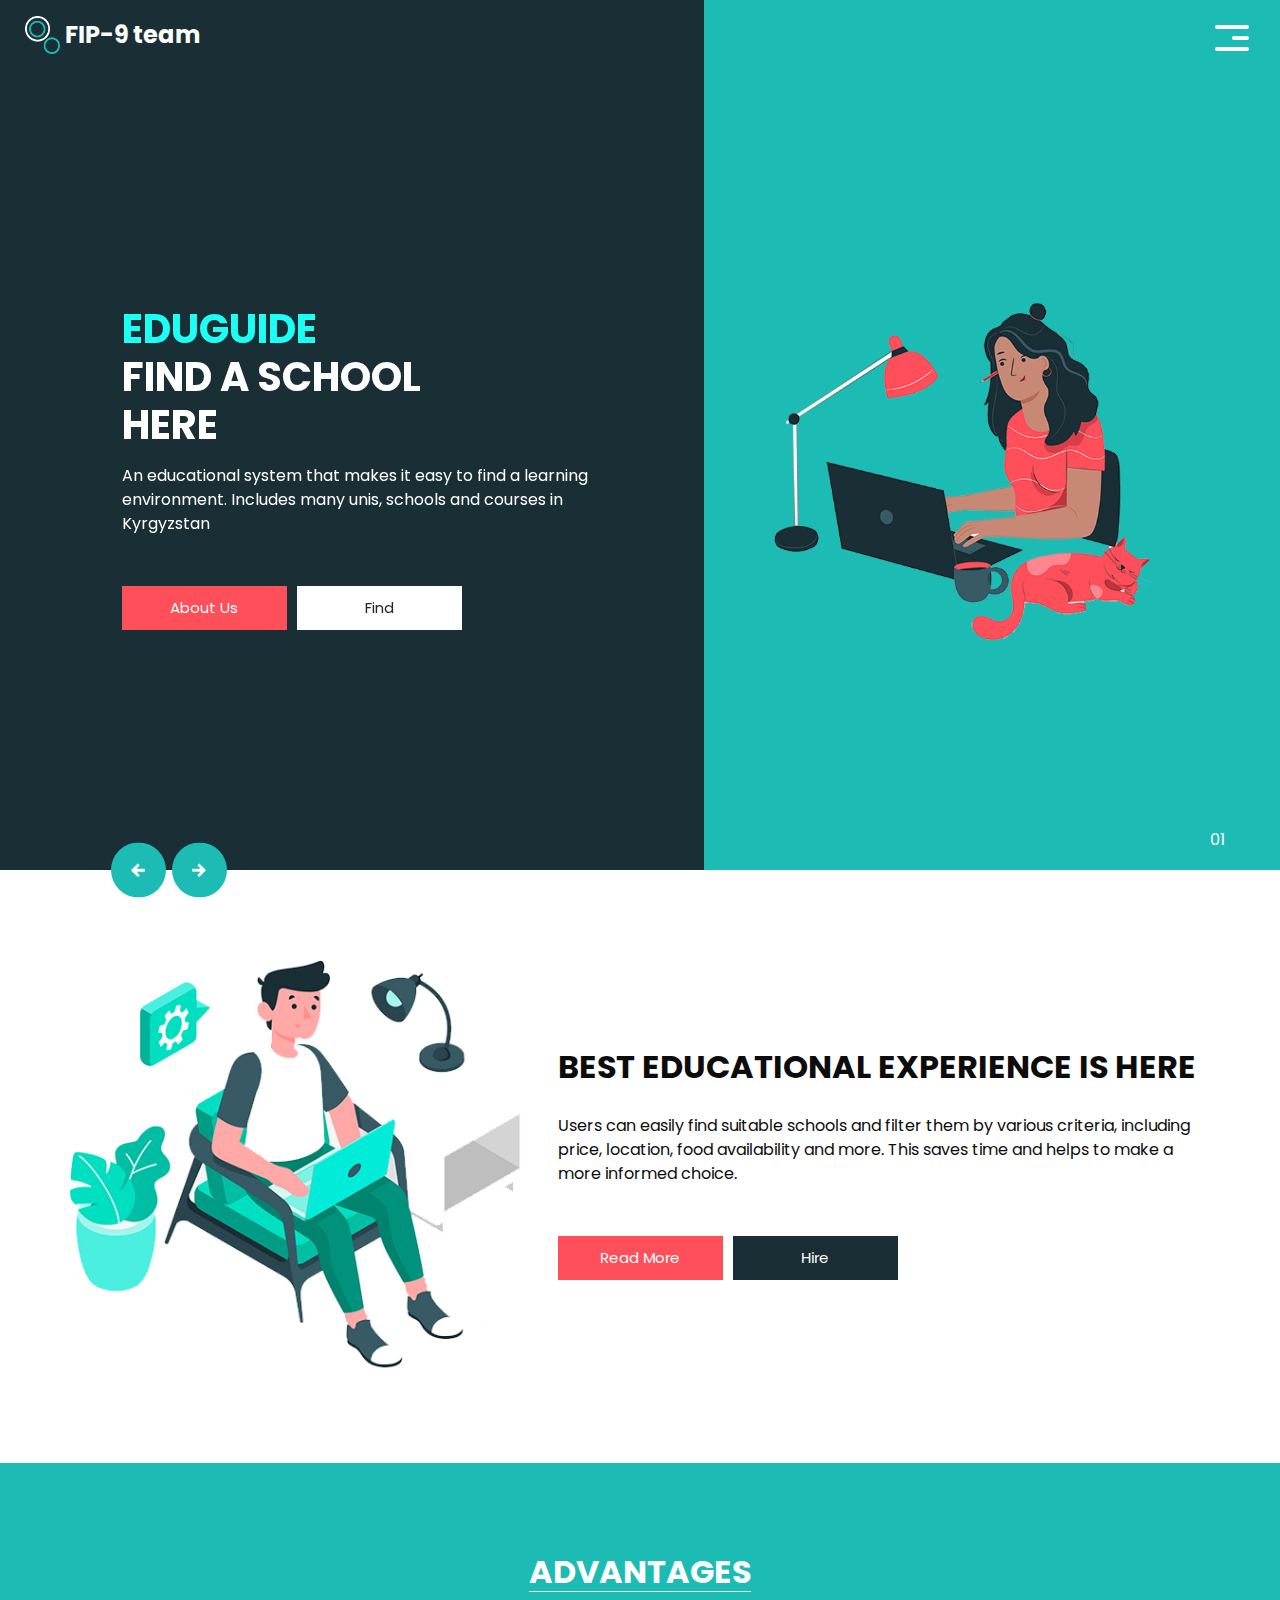
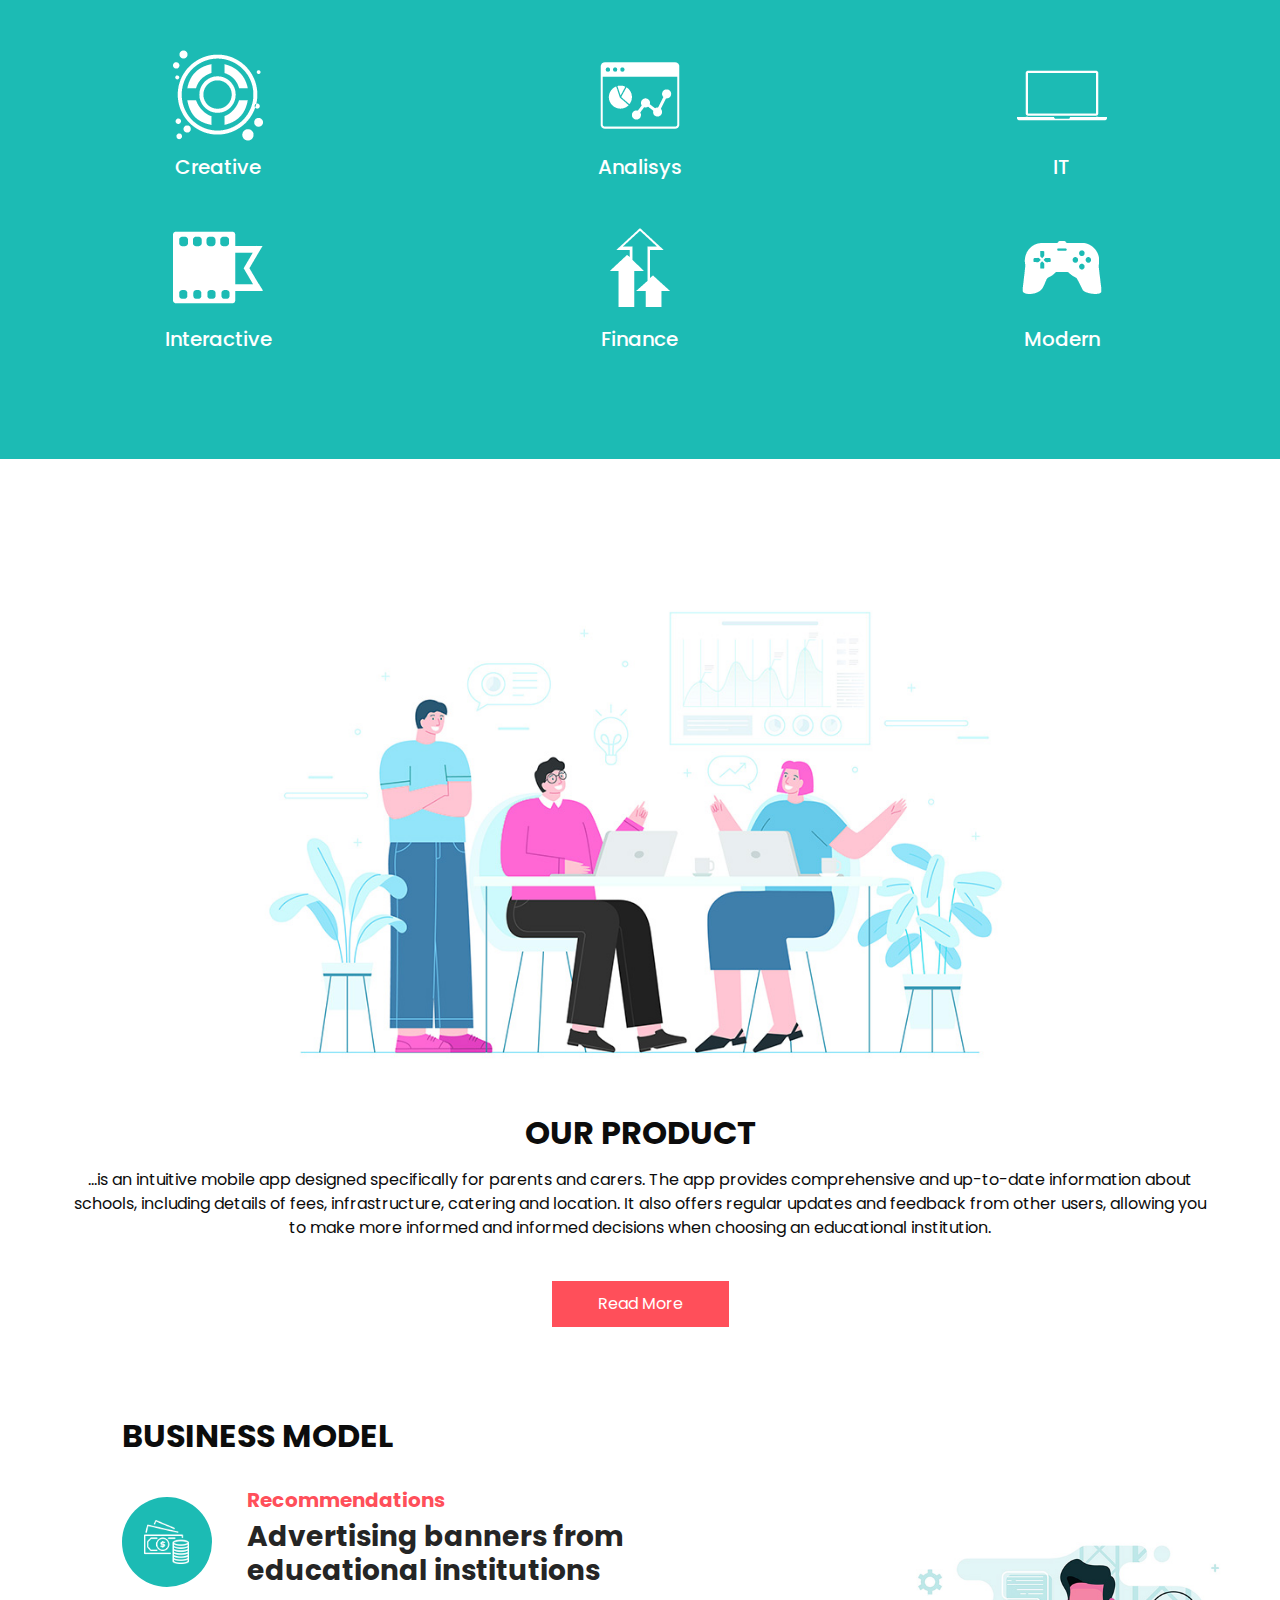
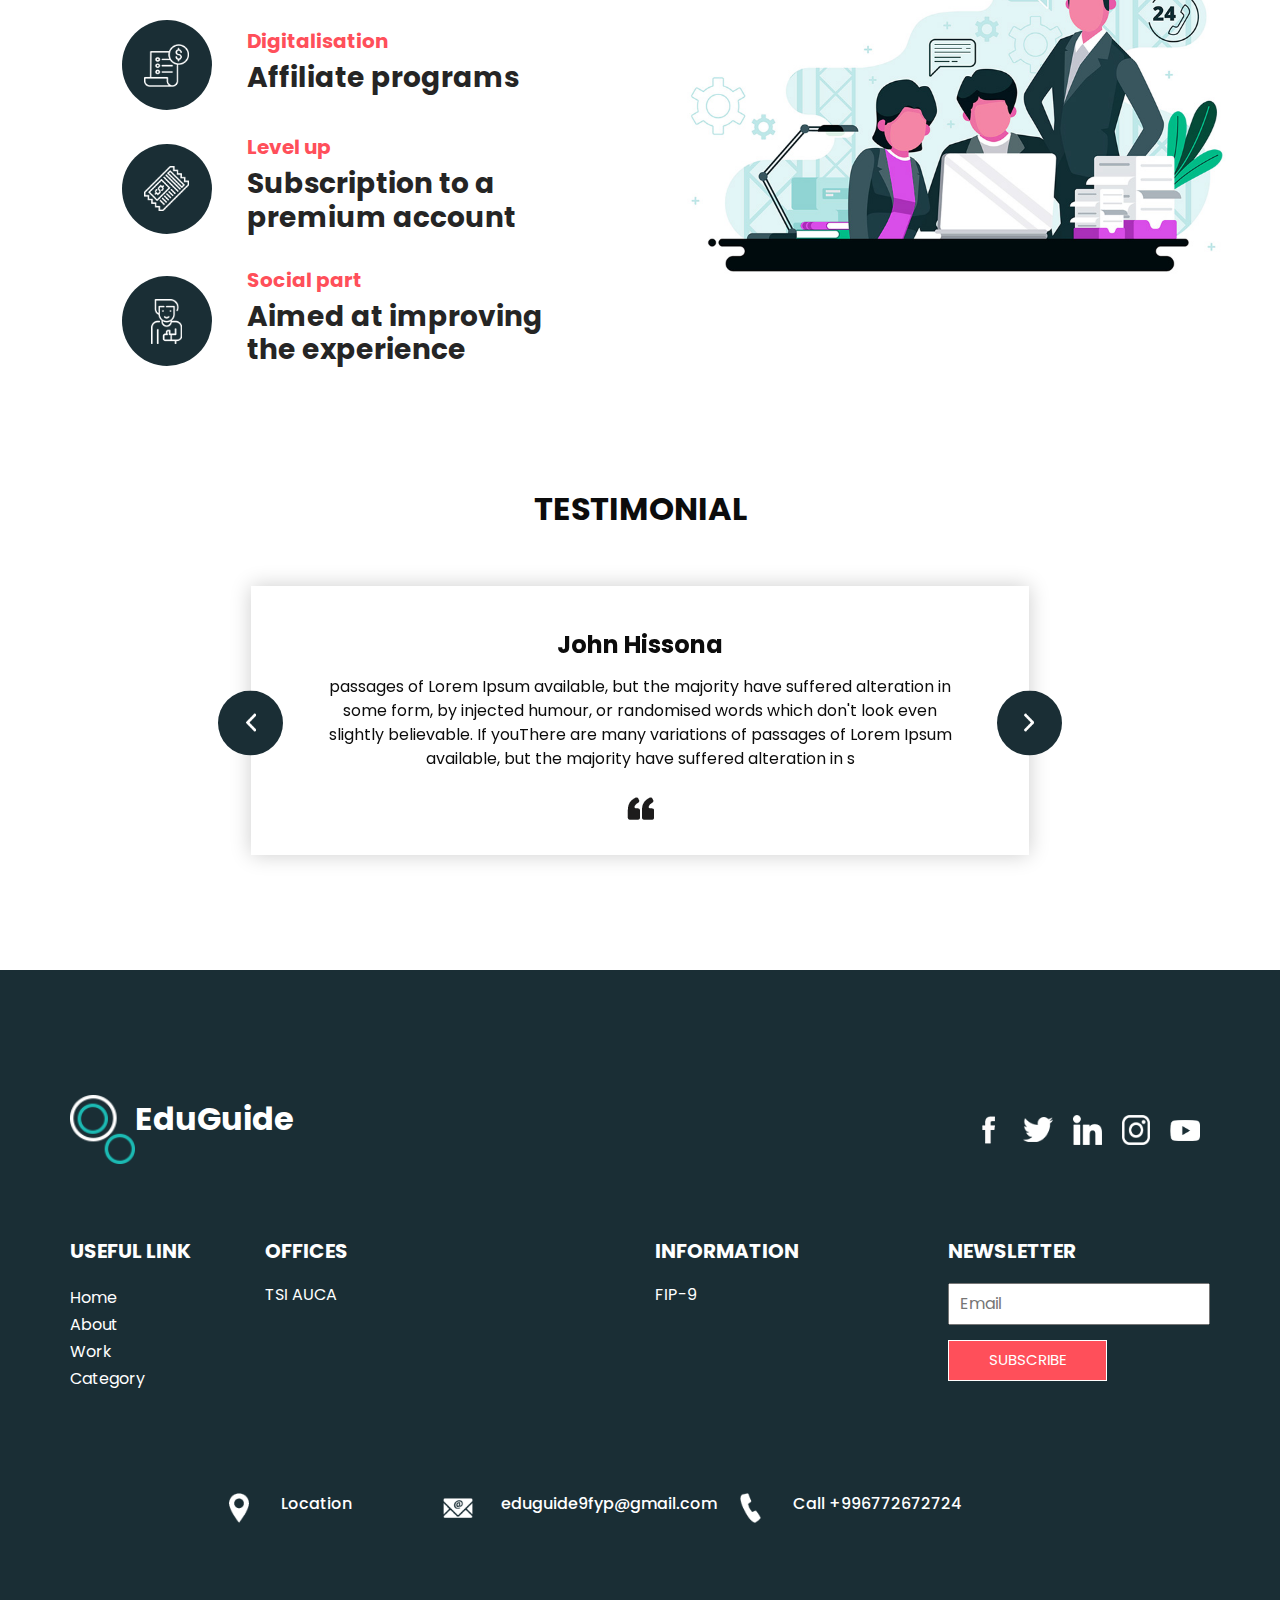
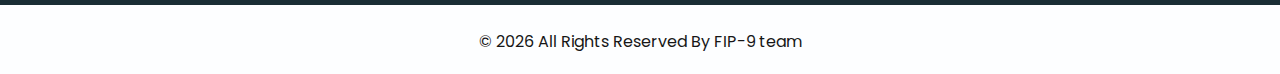
<file: spering-html/index.html>
<!DOCTYPE html>
<html>

<head>
  <!-- Basic -->
  <meta charset="utf-8" />
  <meta http-equiv="X-UA-Compatible" content="IE=edge" />
  <!-- Mobile Metas -->
  <meta name="viewport" content="width=device-width, initial-scale=1, shrink-to-fit=no" />
  <!-- Site Metas -->
  <meta name="keywords" content="" />
  <meta name="description" content="" />
  <meta name="author" content="" />

  <title>Spering</title>

  <!-- bootstrap core css -->
  <link rel="stylesheet" type="text/css" href="css/bootstrap.css" />

  <link href="https://fonts.googleapis.com/css?family=Poppins:400,700&display=swap" rel="stylesheet">
  <!-- Custom styles for this template -->
  <link href="css/style.css" rel="stylesheet" />
  <!-- responsive style -->
  <link href="css/responsive.css" rel="stylesheet" />
</head>

<body>
  <div class="hero_area">
    <!-- header section strats -->
    <header class="header_section">
      <div class="container-fluid">
        <nav class="navbar navbar-expand-lg custom_nav-container">
          <a class="navbar-brand" href="index.html">
            <img src="images/logo.png" alt="" />
            <span>
              FIP-9 team
            </span>
          </a>
          <button class="navbar-toggler" type="button" data-toggle="collapse" data-target="#navbarSupportedContent" aria-controls="navbarSupportedContent" aria-expanded="false" aria-label="Toggle navigation">
            <span class="navbar-toggler-icon"></span>
          </button>

          <div class="collapse navbar-collapse" id="navbarSupportedContent">
            <ul class="navbar-nav  ">
              <li class="nav-item active">
                <a class="nav-link" href="index.html">Home <span class="sr-only">(current)</span></a>
              </li>
              <li class="nav-item">
                <a class="nav-link" href="about.html"> About</a>
              </li>
              <li class="nav-item">
                <a class="nav-link" href="work.html">Work </a>
              </li>
              <li class="nav-item">
                <a class="nav-link" href="category.html"> Category </a>
              </li>
            </ul>
            <div class="user_option">
              <a href="">
                <span>
                  Login
                </span>
              </a>
              <form class="form-inline my-2 my-lg-0 ml-0 ml-lg-4 mb-3 mb-lg-0">
                <button class="btn  my-2 my-sm-0 nav_search-btn" type="submit"></button>
              </form>
            </div>
          </div>
          <div>
            <div class="custom_menu-btn ">
              <button>
                <span class=" s-1">

                </span>
                <span class="s-2">

                </span>
                <span class="s-3">

                </span>
              </button>
            </div>
          </div>

        </nav>
      </div>
    </header>
    <!-- end header section -->
    <!-- slider section -->
    <section class="slider_section ">
      <div class="carousel_btn-container">
        <a class="carousel-control-prev" href="#carouselExampleIndicators" role="button" data-slide="prev">
          <span class="sr-only">Previous</span>
        </a>
        <a class="carousel-control-next" href="#carouselExampleIndicators" role="button" data-slide="next">
          <span class="sr-only">Next</span>
        </a>
      </div>
      <div id="carouselExampleIndicators" class="carousel slide" data-ride="carousel">
        <ol class="carousel-indicators">
          <li data-target="#carouselExampleIndicators" data-slide-to="0" class="active">01</li>
          <li data-target="#carouselExampleIndicators" data-slide-to="1">02</li>
          <li data-target="#carouselExampleIndicators" data-slide-to="2">03</li>
        </ol>
        <div class="carousel-inner">
          <div class="carousel-item active">
            <div class="container-fluid">
              <div class="row">
                <div class="col-md-5 offset-md-1">
                  <div class="detail-box">
                    <h1>
                      <span id="sp123">EduGuide</span> <br>
                      Find a school <br>
                      Here
                    </h1>
                    <p>
                      An educational system that makes it easy to find a learning environment.
                      Includes many unis, schools and courses in Kyrgyzstan
                    </p>
                    <div class="btn-box">
                      <a href="" class="btn-1">
                        About Us
                      </a>
                      <a href="/2095_level/index.html" class="btn-2">
                        Find
                      </a>
                    </div>
                  </div>
                </div>
                <div class="offset-md-1 col-md-4 img-container">
                  <div class="img-box">
                    <img src="images/slider-img.png" alt="">
                  </div>
                </div>
              </div>
            </div>
          </div>
          <div class="carousel-item ">
            <div class="container-fluid">
              <div class="row">
                <div class="col-md-5 offset-md-1">
                  <div class="detail-box">
                    <h1>
                      <span id="sp123">EduGuide</span> <br>
                      Find a school <br>
                      Here
                    </h1>
                    <p>
                      An educational system that makes it easy to find a learning environment.
                      Includes many unis, schools and courses in Kyrgyzstan
                    </p>
                    <div class="btn-box">
                      <a href="" class="btn-1">
                        About Us
                      </a>
                      <a href="/2095_level/index.html" class="btn-2">
                        Find
                      </a>
                    </div>
                  </div>
                </div>
                <div class="offset-md-1 col-md-4 img-container">
                  <div class="img-box">
                    <img src="images/slider-img.png" alt="">
                  </div>
                </div>
              </div>
            </div>
          </div>
          <div class="carousel-item ">
            <div class="container-fluid">
              <div class="row">
                <div class="col-md-5 offset-md-1">
                  <div class="detail-box">
                    <h1>
                      <span id="sp123">EduGuide</span> <br>
                      Find a school <br>
                      Here
                    </h1>
                    <p>
                      An educational system that makes it easy to find a learning environment.
                      Includes many unis, schools and courses in Kyrgyzstan
                    </p>
                    <div class="btn-box">
                      <a href="" class="btn-1">
                        About Us
                      </a>
                      <a href="/2095_level/index.html" class="btn-2">
                        FIND
                      </a>
                    </div>
                  </div>
                </div>
                <div class="offset-md-1 col-md-4 img-container">
                  <div class="img-box">
                    <img src="images/slider-img.png" alt="">
                  </div>
                </div>
              </div>
            </div>
          </div>
        </div>

      </div>

    </section>
    <!-- end slider section -->
  </div>


  <!-- experience section -->

  <section class="experience_section layout_padding">
    <div class="container">
      <div class="row">
        <div class="col-md-5">
          <div class="img-box">
            <img src="images/experience-img.jpg" alt="">
          </div>
        </div>
        <div class="col-md-7">
          <div class="detail-box">
            <div class="heading_container">
              <h2>
                Best educational experience is here
              </h2>
            </div>
            <p>
              Users can easily find suitable schools and filter them by various criteria, including price, location, food availability and more. This saves time and helps to make a more informed choice.
            </p>
            <div class="btn-box">
              <a href="" class="btn-1">
                Read More
              </a>
              <a href="" class="btn-2">
                Hire
              </a>
            </div>
          </div>
        </div>

      </div>
    </div>
  </section>

  <!-- end experience section -->

  <!-- category section -->

  <section class="category_section layout_padding">
    <div class="container">
      <div class="heading_container">
        <h2>
          Advantages
        </h2>
      </div>
      <div class="category_container">
        <div class="box">
          <div class="img-box">
            <img src="images/c1.png" alt="">
          </div>
          <div class="detail-box">
            <h5>
              Creative
            </h5>
          </div>
        </div>
        <div class="box">
          <div class="img-box">
            <img src="images/c2.png" alt="">
          </div>
          <div class="detail-box">
            <h5>
              Analisys
            </h5>
          </div>
        </div>
        <div class="box">
          <div class="img-box">
            <img src="images/c3.png" alt="">
          </div>
          <div class="detail-box">
            <h5>
              IT
            </h5>
          </div>
        </div>
        <div class="box">
          <div class="img-box">
            <img src="images/c4.png" alt="">
          </div>
          <div class="detail-box">
            <h5>
              Interactive
            </h5>
          </div>
        </div>
        <div class="box">
          <div class="img-box">
            <img src="images/c5.png" alt="">
          </div>
          <div class="detail-box">
            <h5>
              Finance
            </h5>
          </div>
        </div>
        <div class="box">
          <div class="img-box">
            <img src="images/c6.png" alt="">
          </div>
          <div class="detail-box">
            <h5>
              Modern
            </h5>
          </div>
        </div>
      </div>
    </div>
  </section>


  <!-- end category section -->

  <!-- about section -->

  <section class="about_section layout_padding">
    <div class="container">
      <div class="row">
        <div class="col-md-10 col-lg-9 mx-auto">
          <div class="img-box">
            <img src="images/about-img.jpg" alt="">
          </div>
        </div>
      </div>
      <div class="detail-box">
        <h2>
          Our product
        </h2>
        <p>
          ...is an intuitive mobile app designed specifically for parents and carers. The app provides comprehensive and up-to-date information about schools, including details of fees, infrastructure, catering and location. It also offers regular updates and feedback from other users, allowing you to make more informed and informed decisions when choosing an educational institution.
        </p>
        <a href="">
          Read More
        </a>
      </div>
    </div>
  </section>

  <!-- end about section -->

  <!-- freelance section -->

  <section class="freelance_section ">
    <div id="accordion">
      <div class="container-fluid">
        <div class="row">
          <div class="col-md-5 offset-md-1">
            <div class="detail-box">
              <div class="heading_container">
                <h2>
                  Business model
                </h2>
              </div>
              <div class="tab_container">
                <div class="t-link-box" data-toggle="collapse" data-target="#collapseOne" aria-expanded="true" aria-controls="collapseOne">
                  <div class="img-box">
                    <img src="images/f1.png" alt="">
                  </div>
                  <div class="detail-box">
                    <h5>
                      Recommendations
                    </h5>
                    <h3>
                      Advertising banners from educational institutions
                    </h3>
                  </div>
                </div>
                <div class="t-link-box collapsed" data-toggle="collapse" data-target="#collapseTwo" aria-expanded="false" aria-controls="collapseTwo">
                  <div class="img-box">
                    <img src="images/f2.png" alt="">
                  </div>
                  <div class="detail-box">
                    <h5>
                      Digitalisation
                    </h5>
                    <h3>
                      Affiliate programs
                    </h3>
                  </div>
                </div>
                <div class="t-link-box collapsed" data-toggle="collapse" data-target="#collapseThree" aria-expanded="false" aria-controls="collapseThree">
                  <div class="img-box">
                    <img src="images/f3.png" alt="">
                  </div>
                  <div class="detail-box">
                    <h5>
                      Level up
                    </h5>
                    <h3>
                      Subscription to a premium account
                    </h3>
                  </div>
                </div>
                <div class="t-link-box collapsed" data-toggle="collapse" data-target="#collapseFour" aria-expanded="false" aria-controls="collapseFour">
                  <div class="img-box">
                    <img src="images/f4.png" alt="">
                  </div>
                  <div class="detail-box">
                    <h5>
                      Social part
                    </h5>
                    <h3>
                      Aimed at improving <br>
                      the experience
                    </h3>
                  </div>
                </div>
              </div>
            </div>
          </div>
          <div class="col-md-6">
            <div class="collapse show" id="collapseOne" aria-labelledby="headingOne" data-parent="#accordion">
              <div class="img-box">
                <img src="images/freelance-img.jpg" alt="">
              </div>
            </div>
            <div class="collapse" id="collapseTwo" aria-labelledby="headingTwo" data-parent="#accordion">
              <div class="img-box">
                <img src="images/freelance-img.jpg" alt="">
              </div>
            </div>
            <div class="collapse" id="collapseThree" aria-labelledby="headingThree" data-parent="#accordion">
              <div class="img-box">
                <img src="images/freelance-img.jpg" alt="">
              </div>
            </div>
            <div class="collapse" id="collapseFour" aria-labelledby="headingfour" data-parent="#accordion">
              <div class="img-box">
                <img src="images/freelance-img.jpg" alt="">
              </div>
            </div>
          </div>
        </div>
      </div>
    </div>
  </section>

  <!-- end freelance section -->

  <!-- client section -->

  <section class="client_section layout_padding">
    <div class="container">
      <div class="row">
        <div class="col-lg-9 col-md-10 mx-auto">
          <div class="heading_container">
            <h2>
              Testimonial
            </h2>
          </div>
          <div id="carouselExampleControls" class="carousel slide" data-ride="carousel">
            <div class="carousel-inner">
              <div class="carousel-item active">
                <div class="detail-box">
                  <h4>
                    John Hissona
                  </h4>
                  <p>
                    passages of Lorem Ipsum available, but the majority have suffered alteration in some form, by injected humour, or randomised words which don't look even slightly believable. If youThere are many variations of passages of Lorem Ipsum available, but the majority have suffered alteration in s
                  </p>
                  <img src="images/quote.png" alt="">
                </div>
              </div>
              <div class="carousel-item">
                <div class="detail-box">
                  <h4>
                    John Hissona
                  </h4>
                  <p>
                    passages of Lorem Ipsum available, but the majority have suffered alteration in some form, by injected humour, or randomised words which don't look even slightly believable. If youThere are many variations of passages of Lorem Ipsum available, but the majority have suffered alteration in s
                  </p>
                  <img src="images/quote.png" alt="">
                </div>
              </div>
              <div class="carousel-item">
                <div class="detail-box">
                  <h4>
                    John Hissona
                  </h4>
                  <p>
                    passages of Lorem Ipsum available, but the majority have suffered alteration in some form, by injected humour, or randomised words which don't look even slightly believable. If youThere are many variations of passages of Lorem Ipsum available, but the majority have suffered alteration in s
                  </p>
                  <img src="images/quote.png" alt="">
                </div>
              </div>
            </div>
            <a class="carousel-control-prev" href="#carouselExampleControls" role="button" data-slide="prev">
              <span class="sr-only">Previous</span>
            </a>
            <a class="carousel-control-next" href="#carouselExampleControls" role="button" data-slide="next">
              <span class="sr-only">Next</span>
            </a>
          </div>
        </div>
      </div>
    </div>
  </section>

  <!-- end client section -->



  <!-- info section -->

  <section class="info_section ">
    <div class="info_container layout_padding-top">
      <div class="container">
        <div class="info_top">
          <div class="info_logo">
            <img src="images/logo.png" alt="" />
            <span>
              EduGuide
            </span>
          </div>
          <div class="social_box">
            <a href="#">
              <img src="images/fb.png" alt="">
            </a>
            <a href="#">
              <img src="images/twitter.png" alt="">
            </a>
            <a href="#">
              <img src="images/linkedin.png" alt="">
            </a>
            <a href="#">
              <img src="images/instagram.png" alt="">
            </a>
            <a href="#">
              <img src="images/youtube.png" alt="">
            </a>
          </div>
        </div>

        <div class="info_main">
          <div class="row">
            <div class="col-md-3 col-lg-2">
              <div class="info_link-box">
                <h5>
                  Useful Link
                </h5>
                <ul>
                  <li class=" active">
                    <a class="" href="index.html">Home <span class="sr-only">(current)</span></a>
                  </li>
                  <li class="">
                    <a class="" href="about.html">About </a>
                  </li>
                  <li class="">
                    <a class="" href="work.html">Work </a>
                  </li>
                  <li class="">
                    <a class="" href="category.html">Category </a>
                  </li>
                </ul>
              </div>
            </div>
            <div class="col-md-3 ">
              <h5>
                Offices
              </h5>
              <p>
                TSI AUCA
              </p>
            </div>

            <div class="col-md-3 col-lg-2 offset-lg-1">
              <h5>
                Information
              </h5>
              <p>
                FIP-9
              </p>
            </div>

            <div class="col-md-3  offset-lg-1">
              <div class="info_form ">
                <h5>
                  Newsletter
                </h5>
                <form action="">
                  <input type="email" placeholder="Email">
                  <button>
                    Subscribe
                  </button>
                </form>
              </div>
            </div>
          </div>
        </div>
        <div class="row">
          <div class="col-lg-9 col-md-10 mx-auto">
            <div class="info_contact layout_padding2">
              <div class="row">
                <div class="col-md-3">
                  <a href="#" class="link-box">
                    <div class="img-box">
                      <img src="images/location.png" alt="">
                    </div>
                    <div class="detail-box">
                      <h6>
                        Location
                      </h6>
                    </div>
                  </a>
                </div>
                <div class="col-md-4">
                  <a href="#" class="link-box">
                    <div class="img-box">
                      <img src="images/mail.png" alt="">
                    </div>
                    <div class="detail-box">
                      <h6>
                        eduguide9fyp@gmail.com
                      </h6>
                    </div>
                  </a>
                </div>
                <div class="col-md-5">
                  <a href="#" class="link-box">
                    <div class="img-box">
                      <img src="images/call.png" alt="">
                    </div>
                    <div class="detail-box">
                      <h6>
                        Call +996772672724
                      </h6>
                    </div>
                  </a>
                </div>
              </div>
            </div>
          </div>
        </div>

      </div>
    </div>
  </section>

  <!-- end info section -->

  <!-- footer section -->
  <footer class="container-fluid footer_section ">
    <div class="container">
      <p>
        &copy; <span id="displayDate"></span> All Rights Reserved By FIP-9 team
        <a href="https://html.design/"></a>
      </p>
    </div>
  </footer>
  <!-- end  footer section -->


  <script src="js/jquery-3.4.1.min.js"></script>
  <script src="js/bootstrap.js"></script>
  <script src="js/custom.js"></script>


</body>
</body>

</html>
</file>
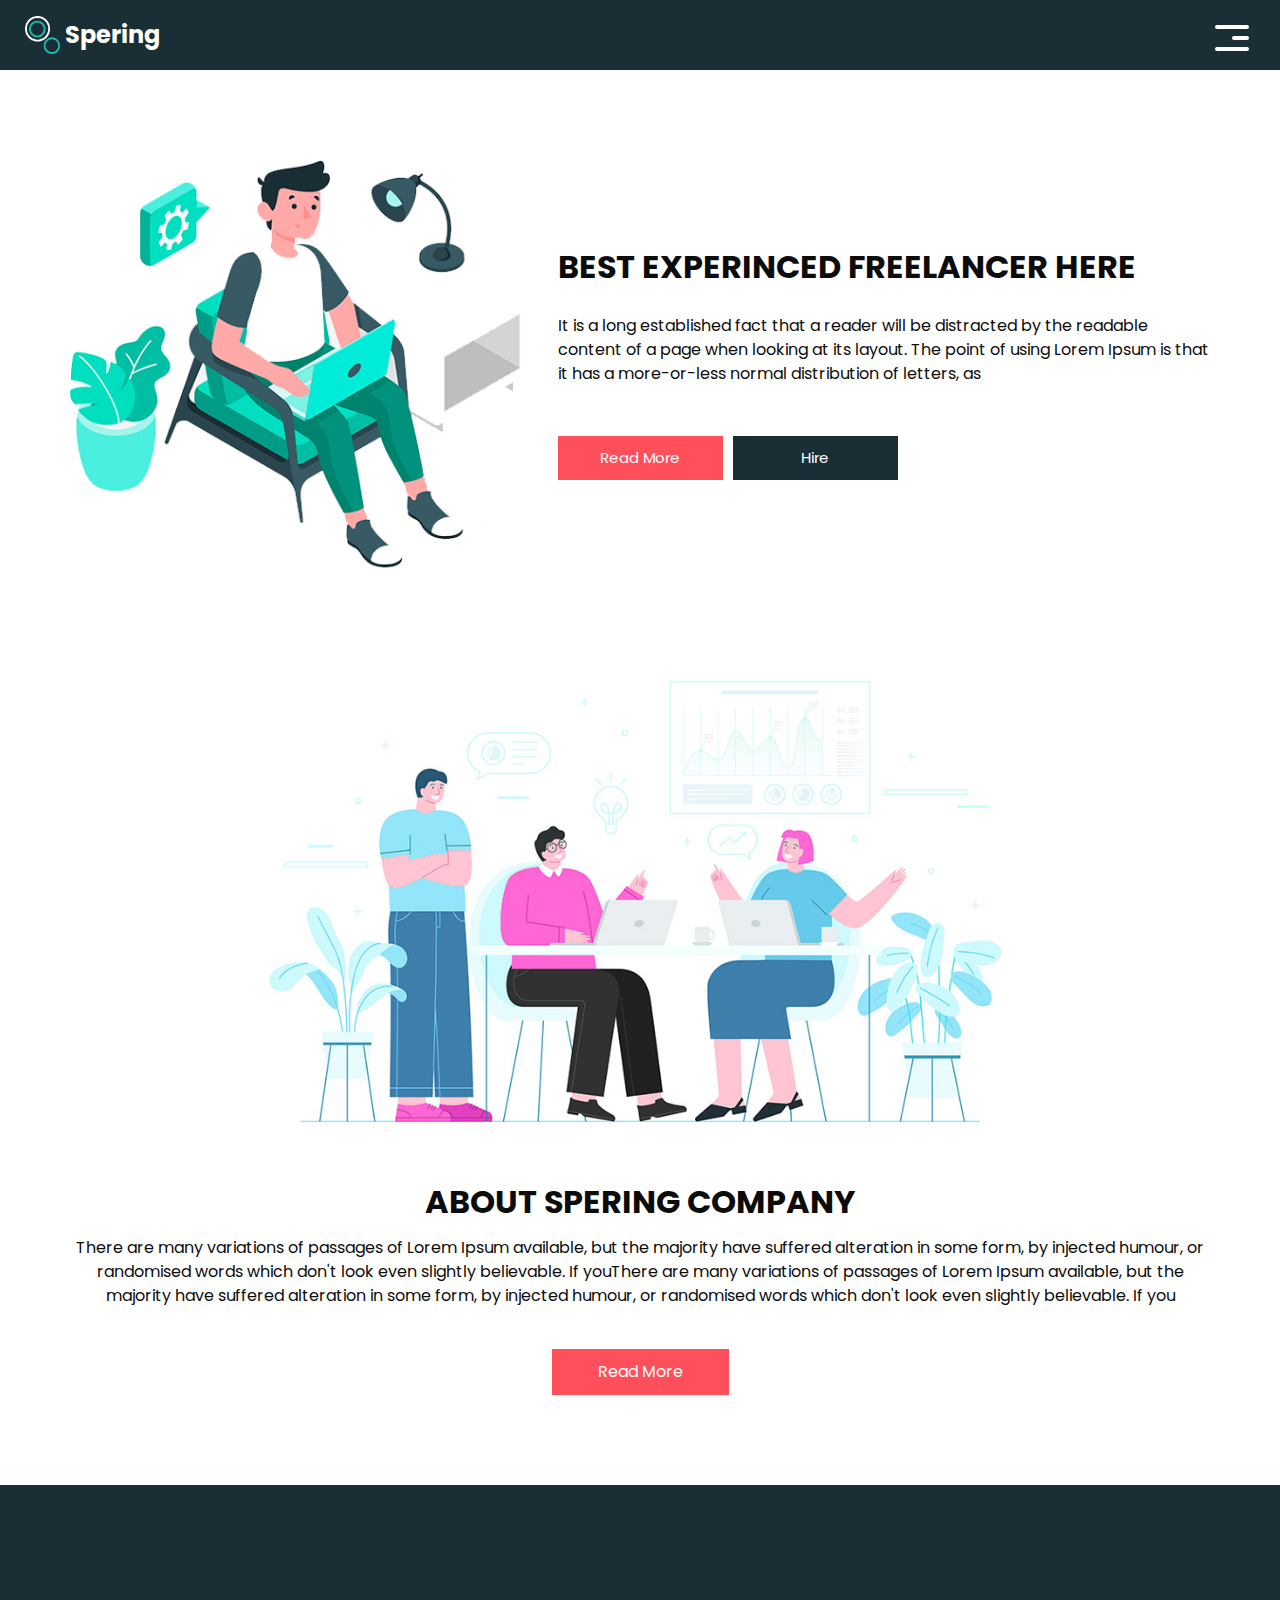
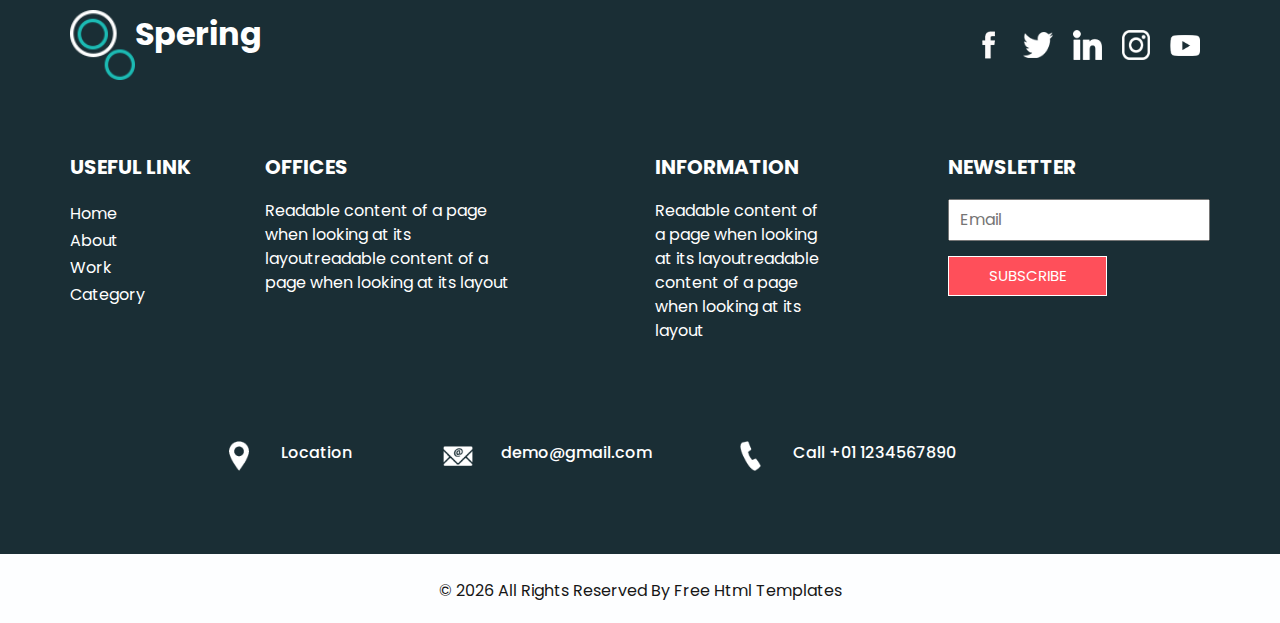
<file: spering-html/about.html>
<!DOCTYPE html>
<html>

<head>
  <!-- Basic -->
  <meta charset="utf-8" />
  <meta http-equiv="X-UA-Compatible" content="IE=edge" />
  <!-- Mobile Metas -->
  <meta name="viewport" content="width=device-width, initial-scale=1, shrink-to-fit=no" />
  <!-- Site Metas -->
  <meta name="keywords" content="" />
  <meta name="description" content="" />
  <meta name="author" content="" />

  <title>Spering</title>

  <!-- bootstrap core css -->
  <link rel="stylesheet" type="text/css" href="css/bootstrap.css" />

  <link href="https://fonts.googleapis.com/css?family=Poppins:400,700&display=swap" rel="stylesheet">
  <!-- Custom styles for this template -->
  <link href="css/style.css" rel="stylesheet" />
  <!-- responsive style -->
  <link href="css/responsive.css" rel="stylesheet" />
</head>

<body class="sub_page">
  <div class="hero_area">
    <!-- header section strats -->
    <header class="header_section">
      <div class="container-fluid">
        <nav class="navbar navbar-expand-lg custom_nav-container">
          <a class="navbar-brand" href="index.html">
            <img src="images/logo.png" alt="" />
            <span>
              Spering
            </span>
          </a>
          <button class="navbar-toggler" type="button" data-toggle="collapse" data-target="#navbarSupportedContent" aria-controls="navbarSupportedContent" aria-expanded="false" aria-label="Toggle navigation">
            <span class="navbar-toggler-icon"></span>
          </button>

          <div class="collapse navbar-collapse" id="navbarSupportedContent">
            <ul class="navbar-nav  ">
              <li class="nav-item">
                <a class="nav-link" href="index.html">Home <span class="sr-only">(current)</span></a>
              </li>
              <li class="nav-item active">
                <a class="nav-link" href="about.html"> About</a>
              </li>
              <li class="nav-item">
                <a class="nav-link" href="work.html">Work </a>
              </li>
              <li class="nav-item">
                <a class="nav-link" href="category.html"> Category </a>
              </li>
            </ul>
            <div class="user_option">
              <a href="">
                <span>
                  Login
                </span>
              </a>
              <form class="form-inline my-2 my-lg-0 ml-0 ml-lg-4 mb-3 mb-lg-0">
                <button class="btn  my-2 my-sm-0 nav_search-btn" type="submit"></button>
              </form>
            </div>
          </div>
          <div>
            <div class="custom_menu-btn ">
              <button>
                <span class=" s-1">

                </span>
                <span class="s-2">

                </span>
                <span class="s-3">

                </span>
              </button>
            </div>
          </div>

        </nav>
      </div>
    </header>
    <!-- end header section -->
  </div>


  <!-- experience section -->

  <section class="experience_section layout_padding-top layout_padding2-bottom">
    <div class="container">
      <div class="row">
        <div class="col-md-5">
          <div class="img-box">
            <img src="images/experience-img.jpg" alt="">
          </div>
        </div>
        <div class="col-md-7">
          <div class="detail-box">
            <div class="heading_container">
              <h2>
                Best Experinced Freelancer Here
              </h2>
            </div>
            <p>
              It is a long established fact that a reader will be distracted by the readable content of a page when looking at its layout. The point of using Lorem Ipsum is that it has a more-or-less normal distribution of letters, as
            </p>
            <div class="btn-box">
              <a href="" class="btn-1">
                Read More
              </a>
              <a href="" class="btn-2">
                Hire
              </a>
            </div>
          </div>
        </div>

      </div>
    </div>
  </section>

  <!-- end experience section -->


  <!-- about section -->

  <section class="about_section layout_padding-bottom">
    <div class="container">
      <div class="row">
        <div class="col-md-10 col-lg-9 mx-auto">
          <div class="img-box">
            <img src="images/about-img.jpg" alt="">
          </div>
        </div>
      </div>
      <div class="detail-box">
        <h2>
          About Spering Company
        </h2>
        <p>
          There are many variations of passages of Lorem Ipsum available, but the majority have suffered alteration in some form, by injected humour, or randomised words which don't look even slightly believable. If youThere are many variations of passages of Lorem Ipsum available, but the majority have suffered alteration in some form, by injected humour, or randomised words which don't look even slightly believable. If you
        </p>
        <a href="">
          Read More
        </a>
      </div>
    </div>
  </section>

  <!-- end about section -->

  <!-- info section -->

  <section class="info_section ">
    <div class="info_container layout_padding-top">
      <div class="container">
        <div class="info_top">
          <div class="info_logo">
            <img src="images/logo.png" alt="" />
            <span>
              Spering
            </span>
          </div>
          <div class="social_box">
            <a href="#">
              <img src="images/fb.png" alt="">
            </a>
            <a href="#">
              <img src="images/twitter.png" alt="">
            </a>
            <a href="#">
              <img src="images/linkedin.png" alt="">
            </a>
            <a href="#">
              <img src="images/instagram.png" alt="">
            </a>
            <a href="#">
              <img src="images/youtube.png" alt="">
            </a>
          </div>
        </div>

        <div class="info_main">
          <div class="row">
            <div class="col-md-3 col-lg-2">
              <div class="info_link-box">
                <h5>
                  Useful Link
                </h5>
                <ul>
                  <li class=" active">
                    <a class="" href="index.html">Home <span class="sr-only">(current)</span></a>
                  </li>
                  <li class="">
                    <a class="" href="about.html">About </a>
                  </li>
                  <li class="">
                    <a class="" href="work.html">Work </a>
                  </li>
                  <li class="">
                    <a class="" href="category.html">Category </a>
                  </li>
                </ul>
              </div>
            </div>
            <div class="col-md-3 ">
              <h5>
                Offices
              </h5>
              <p>
                Readable content of a page when looking at its layoutreadable content of a page when looking at its layout
              </p>
            </div>

            <div class="col-md-3 col-lg-2 offset-lg-1">
              <h5>
                Information
              </h5>
              <p>
                Readable content of a page when looking at its layoutreadable content of a page when looking at its layout
              </p>
            </div>

            <div class="col-md-3  offset-lg-1">
              <div class="info_form ">
                <h5>
                  Newsletter
                </h5>
                <form action="">
                  <input type="email" placeholder="Email">
                  <button>
                    Subscribe
                  </button>
                </form>
              </div>
            </div>
          </div>
        </div>
        <div class="row">
          <div class="col-lg-9 col-md-10 mx-auto">
            <div class="info_contact layout_padding2">
              <div class="row">
                <div class="col-md-3">
                  <a href="#" class="link-box">
                    <div class="img-box">
                      <img src="images/location.png" alt="">
                    </div>
                    <div class="detail-box">
                      <h6>
                        Location
                      </h6>
                    </div>
                  </a>
                </div>
                <div class="col-md-4">
                  <a href="#" class="link-box">
                    <div class="img-box">
                      <img src="images/mail.png" alt="">
                    </div>
                    <div class="detail-box">
                      <h6>
                        demo@gmail.com
                      </h6>
                    </div>
                  </a>
                </div>
                <div class="col-md-5">
                  <a href="#" class="link-box">
                    <div class="img-box">
                      <img src="images/call.png" alt="">
                    </div>
                    <div class="detail-box">
                      <h6>
                        Call +01 1234567890
                      </h6>
                    </div>
                  </a>
                </div>
              </div>
            </div>
          </div>
        </div>

      </div>
    </div>
  </section>

  <!-- end info section -->

  <!-- footer section -->
  <footer class="container-fluid footer_section ">
    <div class="container">
      <p>
        &copy; <span id="displayDate"></span> All Rights Reserved By
        <a href="https://html.design/">Free Html Templates</a>
      </p>
    </div>
  </footer>
  <!-- end  footer section -->


  <script src="js/jquery-3.4.1.min.js"></script>
  <script src="js/bootstrap.js"></script>
  <script src="js/custom.js"></script>


</body>
</body>

</html>
</file>
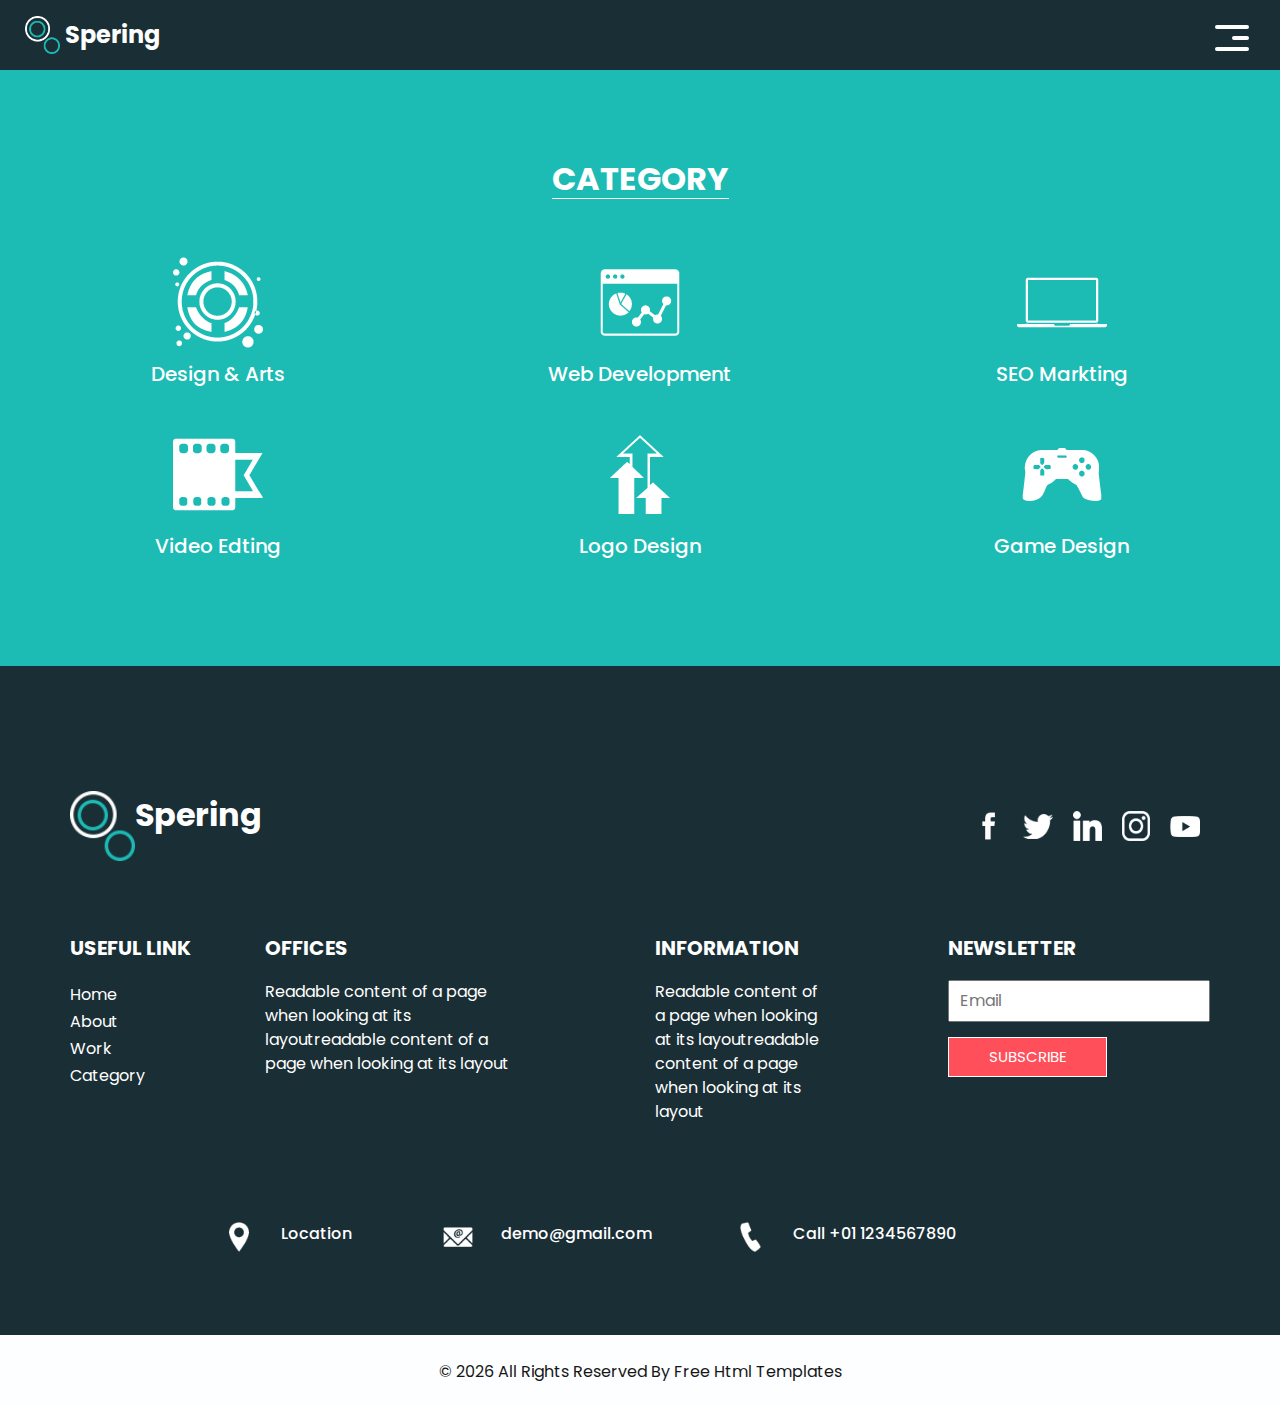
<file: spering-html/category.html>
<!DOCTYPE html>
<html>

<head>
  <!-- Basic -->
  <meta charset="utf-8" />
  <meta http-equiv="X-UA-Compatible" content="IE=edge" />
  <!-- Mobile Metas -->
  <meta name="viewport" content="width=device-width, initial-scale=1, shrink-to-fit=no" />
  <!-- Site Metas -->
  <meta name="keywords" content="" />
  <meta name="description" content="" />
  <meta name="author" content="" />

  <title>Spering</title>

  <!-- bootstrap core css -->
  <link rel="stylesheet" type="text/css" href="css/bootstrap.css" />

  <link href="https://fonts.googleapis.com/css?family=Poppins:400,700&display=swap" rel="stylesheet">
  <!-- Custom styles for this template -->
  <link href="css/style.css" rel="stylesheet" />
  <!-- responsive style -->
  <link href="css/responsive.css" rel="stylesheet" />
</head>

<body class="sub_page">
  <div class="hero_area">
    <!-- header section strats -->
    <header class="header_section">
      <div class="container-fluid">
        <nav class="navbar navbar-expand-lg custom_nav-container">
          <a class="navbar-brand" href="index.html">
            <img src="images/logo.png" alt="" />
            <span>
              Spering
            </span>
          </a>
          <button class="navbar-toggler" type="button" data-toggle="collapse" data-target="#navbarSupportedContent" aria-controls="navbarSupportedContent" aria-expanded="false" aria-label="Toggle navigation">
            <span class="navbar-toggler-icon"></span>
          </button>

          <div class="collapse navbar-collapse" id="navbarSupportedContent">
            <ul class="navbar-nav  ">
              <li class="nav-item ">
                <a class="nav-link" href="index.html">Home <span class="sr-only">(current)</span></a>
              </li>
              <li class="nav-item">
                <a class="nav-link" href="about.html"> About</a>
              </li>
              <li class="nav-item">
                <a class="nav-link" href="work.html">Work </a>
              </li>
              <li class="nav-item active">
                <a class="nav-link" href="category.html"> Category </a>
              </li>
            </ul>
            <div class="user_option">
              <a href="">
                <span>
                  Login
                </span>
              </a>
              <form class="form-inline my-2 my-lg-0 ml-0 ml-lg-4 mb-3 mb-lg-0">
                <button class="btn  my-2 my-sm-0 nav_search-btn" type="submit"></button>
              </form>
            </div>
          </div>
          <div>
            <div class="custom_menu-btn ">
              <button>
                <span class=" s-1">

                </span>
                <span class="s-2">

                </span>
                <span class="s-3">

                </span>
              </button>
            </div>
          </div>

        </nav>
      </div>
    </header>
    <!-- end header section -->
  </div>

  <!-- category section -->

  <section class="category_section layout_padding">
    <div class="container">
      <div class="heading_container">
        <h2>
          Category
        </h2>
      </div>
      <div class="category_container">
        <div class="box">
          <div class="img-box">
            <img src="images/c1.png" alt="">
          </div>
          <div class="detail-box">
            <h5>
              Design & Arts
            </h5>
          </div>
        </div>
        <div class="box">
          <div class="img-box">
            <img src="images/c2.png" alt="">
          </div>
          <div class="detail-box">
            <h5>
              Web Development
            </h5>
          </div>
        </div>
        <div class="box">
          <div class="img-box">
            <img src="images/c3.png" alt="">
          </div>
          <div class="detail-box">
            <h5>
              SEO Markting
            </h5>
          </div>
        </div>
        <div class="box">
          <div class="img-box">
            <img src="images/c4.png" alt="">
          </div>
          <div class="detail-box">
            <h5>
              Video Edting
            </h5>
          </div>
        </div>
        <div class="box">
          <div class="img-box">
            <img src="images/c5.png" alt="">
          </div>
          <div class="detail-box">
            <h5>
              Logo Design
            </h5>
          </div>
        </div>
        <div class="box">
          <div class="img-box">
            <img src="images/c6.png" alt="">
          </div>
          <div class="detail-box">
            <h5>
              Game Design
            </h5>
          </div>
        </div>
      </div>
    </div>
  </section>
  <!-- end category section -->

  <!-- info section -->

  <section class="info_section ">
    <div class="info_container layout_padding-top">
      <div class="container">
        <div class="info_top">
          <div class="info_logo">
            <img src="images/logo.png" alt="" />
            <span>
              Spering
            </span>
          </div>
          <div class="social_box">
            <a href="#">
              <img src="images/fb.png" alt="">
            </a>
            <a href="#">
              <img src="images/twitter.png" alt="">
            </a>
            <a href="#">
              <img src="images/linkedin.png" alt="">
            </a>
            <a href="#">
              <img src="images/instagram.png" alt="">
            </a>
            <a href="#">
              <img src="images/youtube.png" alt="">
            </a>
          </div>
        </div>

        <div class="info_main">
          <div class="row">
            <div class="col-md-3 col-lg-2">
              <div class="info_link-box">
                <h5>
                  Useful Link
                </h5>
                <ul>
                  <li class=" active">
                    <a class="" href="index.html">Home <span class="sr-only">(current)</span></a>
                  </li>
                  <li class="">
                    <a class="" href="about.html">About </a>
                  </li>
                  <li class="">
                    <a class="" href="work.html">Work </a>
                  </li>
                  <li class="">
                    <a class="" href="category.html">Category </a>
                  </li>
                </ul>
              </div>
            </div>
            <div class="col-md-3 ">
              <h5>
                Offices
              </h5>
              <p>
                Readable content of a page when looking at its layoutreadable content of a page when looking at its layout
              </p>
            </div>

            <div class="col-md-3 col-lg-2 offset-lg-1">
              <h5>
                Information
              </h5>
              <p>
                Readable content of a page when looking at its layoutreadable content of a page when looking at its layout
              </p>
            </div>

            <div class="col-md-3  offset-lg-1">
              <div class="info_form ">
                <h5>
                  Newsletter
                </h5>
                <form action="">
                  <input type="email" placeholder="Email">
                  <button>
                    Subscribe
                  </button>
                </form>
              </div>
            </div>
          </div>
        </div>
        <div class="row">
          <div class="col-lg-9 col-md-10 mx-auto">
            <div class="info_contact layout_padding2">
              <div class="row">
                <div class="col-md-3">
                  <a href="#" class="link-box">
                    <div class="img-box">
                      <img src="images/location.png" alt="">
                    </div>
                    <div class="detail-box">
                      <h6>
                        Location
                      </h6>
                    </div>
                  </a>
                </div>
                <div class="col-md-4">
                  <a href="#" class="link-box">
                    <div class="img-box">
                      <img src="images/mail.png" alt="">
                    </div>
                    <div class="detail-box">
                      <h6>
                        demo@gmail.com
                      </h6>
                    </div>
                  </a>
                </div>
                <div class="col-md-5">
                  <a href="#" class="link-box">
                    <div class="img-box">
                      <img src="images/call.png" alt="">
                    </div>
                    <div class="detail-box">
                      <h6>
                        Call +01 1234567890
                      </h6>
                    </div>
                  </a>
                </div>
              </div>
            </div>
          </div>
        </div>

      </div>
    </div>
  </section>

  <!-- end info section -->

  <!-- footer section -->
  <footer class="container-fluid footer_section ">
    <div class="container">
      <p>
        &copy; <span id="displayDate"></span> All Rights Reserved By
        <a href="https://html.design/">Free Html Templates</a>
      </p>
    </div>
  </footer>
  <!-- end  footer section -->


  <script src="js/jquery-3.4.1.min.js"></script>
  <script src="js/bootstrap.js"></script>
  <script src="js/custom.js"></script>

</body>
</body>

</html>
</file>
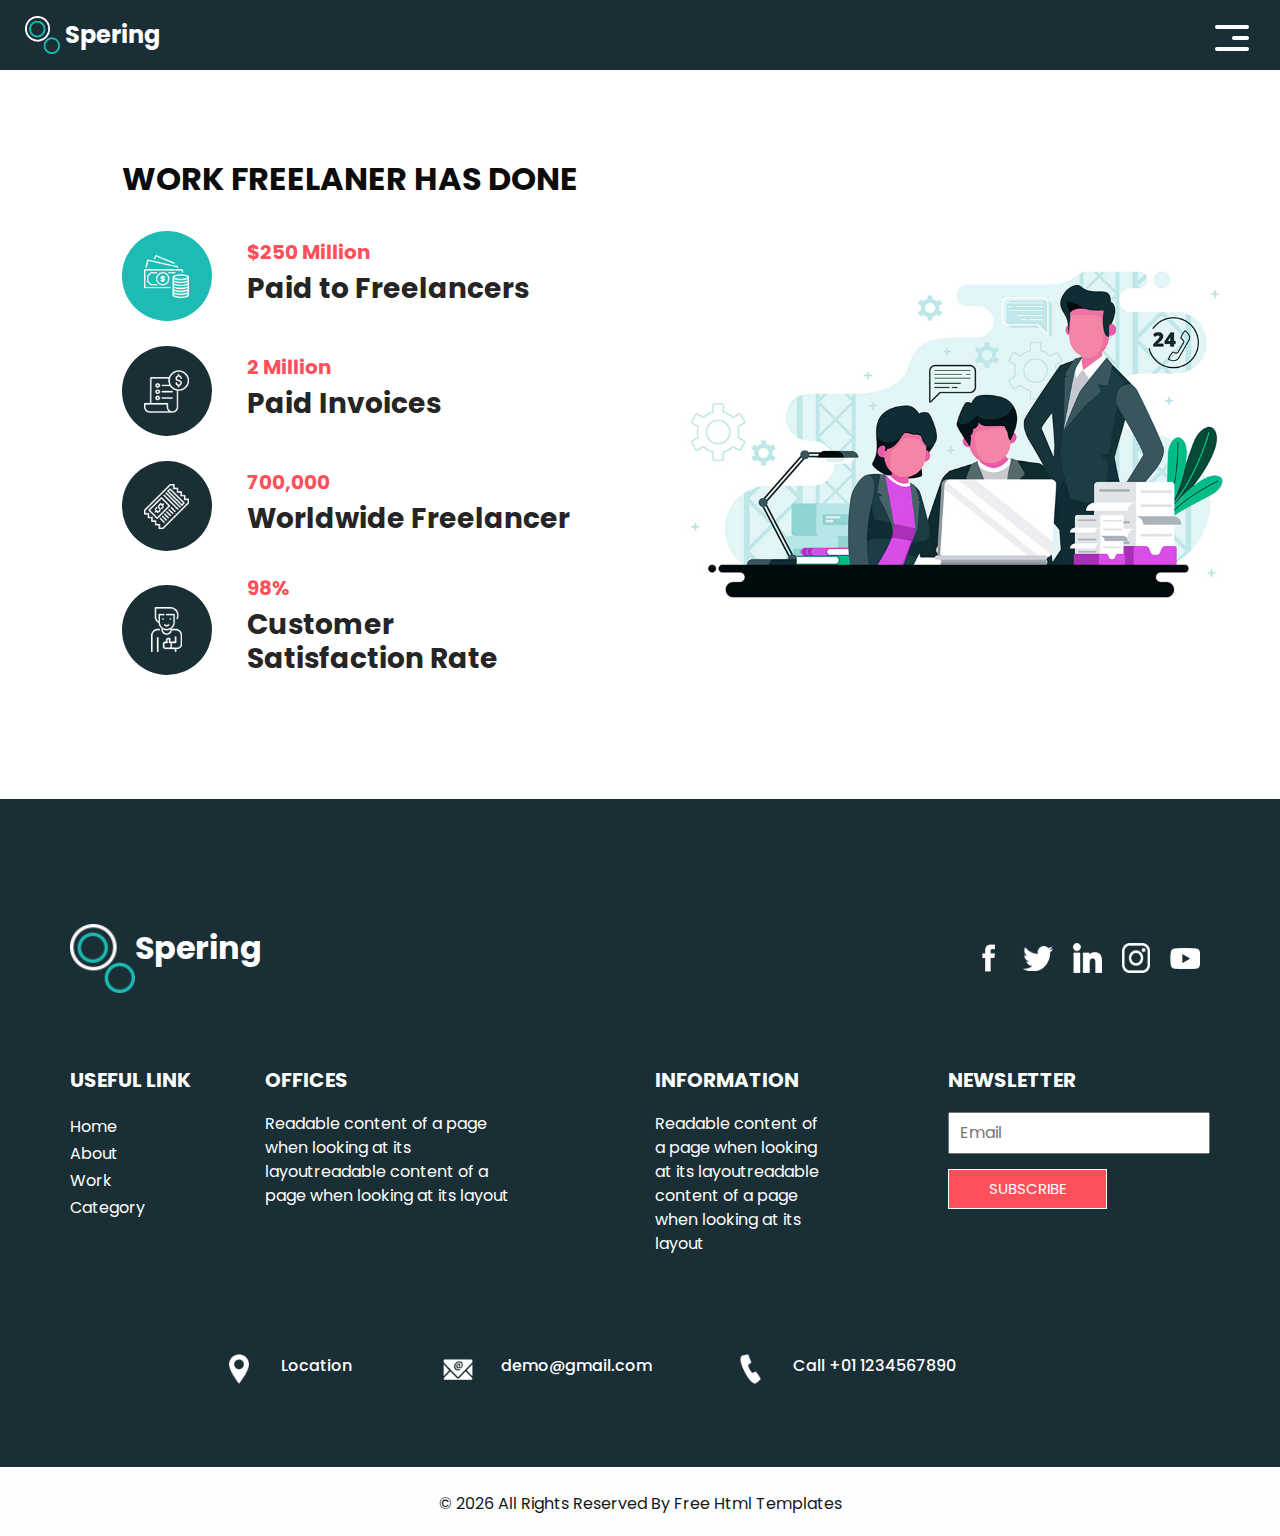
<file: spering-html/work.html>
<!DOCTYPE html>
<html>

<head>
  <!-- Basic -->
  <meta charset="utf-8" />
  <meta http-equiv="X-UA-Compatible" content="IE=edge" />
  <!-- Mobile Metas -->
  <meta name="viewport" content="width=device-width, initial-scale=1, shrink-to-fit=no" />
  <!-- Site Metas -->
  <meta name="keywords" content="" />
  <meta name="description" content="" />
  <meta name="author" content="" />

  <title>Spering</title>

  <!-- bootstrap core css -->
  <link rel="stylesheet" type="text/css" href="css/bootstrap.css" />

  <link href="https://fonts.googleapis.com/css?family=Poppins:400,700&display=swap" rel="stylesheet">
  <!-- Custom styles for this template -->
  <link href="css/style.css" rel="stylesheet" />
  <!-- responsive style -->
  <link href="css/responsive.css" rel="stylesheet" />
</head>

<body class="sub_page">
  <div class="hero_area">
    <!-- header section strats -->
    <header class="header_section">
      <div class="container-fluid">
        <nav class="navbar navbar-expand-lg custom_nav-container">
          <a class="navbar-brand" href="index.html">
            <img src="images/logo.png" alt="" />
            <span>
              Spering
            </span>
          </a>
          <button class="navbar-toggler" type="button" data-toggle="collapse" data-target="#navbarSupportedContent" aria-controls="navbarSupportedContent" aria-expanded="false" aria-label="Toggle navigation">
            <span class="navbar-toggler-icon"></span>
          </button>

          <div class="collapse navbar-collapse" id="navbarSupportedContent">
            <ul class="navbar-nav  ">
              <li class="nav-item ">
                <a class="nav-link" href="index.html">Home <span class="sr-only">(current)</span></a>
              </li>
              <li class="nav-item">
                <a class="nav-link" href="about.html"> About</a>
              </li>
              <li class="nav-item active">
                <a class="nav-link" href="work.html">Work </a>
              </li>
              <li class="nav-item">
                <a class="nav-link" href="category.html"> Category </a>
              </li>
            </ul>
            <div class="user_option">
              <a href="">
                <span>
                  Login
                </span>
              </a>
              <form class="form-inline my-2 my-lg-0 ml-0 ml-lg-4 mb-3 mb-lg-0">
                <button class="btn  my-2 my-sm-0 nav_search-btn" type="submit"></button>
              </form>
            </div>
          </div>
          <div>
            <div class="custom_menu-btn ">
              <button>
                <span class=" s-1">

                </span>
                <span class="s-2">

                </span>
                <span class="s-3">

                </span>
              </button>
            </div>
          </div>

        </nav>
      </div>
    </header>
    <!-- end header section -->
  </div>


  <!-- freelance section -->

  <section class="freelance_section layout_padding">
    <div id="accordion">
      <div class="container-fluid">
        <div class="row">
          <div class="col-md-5 offset-md-1">
            <div class="detail-box">
              <div class="heading_container">
                <h2>
                  Work Freelaner Has Done
                </h2>
              </div>
              <div class="tab_container">
                <div class="t-link-box" data-toggle="collapse" data-target="#collapseOne" aria-expanded="true" aria-controls="collapseOne">
                  <div class="img-box">
                    <img src="images/f1.png" alt="">
                  </div>
                  <div class="detail-box">
                    <h5>
                      $250 Million
                    </h5>
                    <h3>
                      Paid to Freelancers
                    </h3>
                  </div>
                </div>
                <div class="t-link-box collapsed" data-toggle="collapse" data-target="#collapseTwo" aria-expanded="false" aria-controls="collapseTwo">
                  <div class="img-box">
                    <img src="images/f2.png" alt="">
                  </div>
                  <div class="detail-box">
                    <h5>
                      2 Million
                    </h5>
                    <h3>
                      Paid Invoices
                    </h3>
                  </div>
                </div>
                <div class="t-link-box collapsed" data-toggle="collapse" data-target="#collapseThree" aria-expanded="false" aria-controls="collapseThree">
                  <div class="img-box">
                    <img src="images/f3.png" alt="">
                  </div>
                  <div class="detail-box">
                    <h5>
                      700,000
                    </h5>
                    <h3>
                      Worldwide Freelancer
                    </h3>
                  </div>
                </div>
                <div class="t-link-box collapsed" data-toggle="collapse" data-target="#collapseFour" aria-expanded="false" aria-controls="collapseFour">
                  <div class="img-box">
                    <img src="images/f4.png" alt="">
                  </div>
                  <div class="detail-box">
                    <h5>
                      98%
                    </h5>
                    <h3>
                      Customer <br>
                      Satisfaction Rate
                    </h3>
                  </div>
                </div>
              </div>
            </div>
          </div>
          <div class="col-md-6">
            <div class="collapse show" id="collapseOne" aria-labelledby="headingOne" data-parent="#accordion">
              <div class="img-box">
                <img src="images/freelance-img.jpg" alt="">
              </div>
            </div>
            <div class="collapse" id="collapseTwo" aria-labelledby="headingTwo" data-parent="#accordion">
              <div class="img-box">
                <img src="images/freelance-img.jpg" alt="">
              </div>
            </div>
            <div class="collapse" id="collapseThree" aria-labelledby="headingThree" data-parent="#accordion">
              <div class="img-box">
                <img src="images/freelance-img.jpg" alt="">
              </div>
            </div>
            <div class="collapse" id="collapseFour" aria-labelledby="headingfour" data-parent="#accordion">
              <div class="img-box">
                <img src="images/freelance-img.jpg" alt="">
              </div>
            </div>
          </div>
        </div>
      </div>
    </div>
  </section>

  <!-- end freelance section -->

  <!-- info section -->

  <section class="info_section ">
    <div class="info_container layout_padding-top">
      <div class="container">
        <div class="info_top">
          <div class="info_logo">
            <img src="images/logo.png" alt="" />
            <span>
              Spering
            </span>
          </div>
          <div class="social_box">
            <a href="#">
              <img src="images/fb.png" alt="">
            </a>
            <a href="#">
              <img src="images/twitter.png" alt="">
            </a>
            <a href="#">
              <img src="images/linkedin.png" alt="">
            </a>
            <a href="#">
              <img src="images/instagram.png" alt="">
            </a>
            <a href="#">
              <img src="images/youtube.png" alt="">
            </a>
          </div>
        </div>

        <div class="info_main">
          <div class="row">
            <div class="col-md-3 col-lg-2">
              <div class="info_link-box">
                <h5>
                  Useful Link
                </h5>
                <ul>
                  <li class=" active">
                    <a class="" href="index.html">Home <span class="sr-only">(current)</span></a>
                  </li>
                  <li class="">
                    <a class="" href="about.html">About </a>
                  </li>
                  <li class="">
                    <a class="" href="work.html">Work </a>
                  </li>
                  <li class="">
                    <a class="" href="category.html">Category </a>
                  </li>
                </ul>
              </div>
            </div>
            <div class="col-md-3 ">
              <h5>
                Offices
              </h5>
              <p>
                Readable content of a page when looking at its layoutreadable content of a page when looking at its layout
              </p>
            </div>

            <div class="col-md-3 col-lg-2 offset-lg-1">
              <h5>
                Information
              </h5>
              <p>
                Readable content of a page when looking at its layoutreadable content of a page when looking at its layout
              </p>
            </div>

            <div class="col-md-3  offset-lg-1">
              <div class="info_form ">
                <h5>
                  Newsletter
                </h5>
                <form action="">
                  <input type="email" placeholder="Email">
                  <button>
                    Subscribe
                  </button>
                </form>
              </div>
            </div>
          </div>
        </div>
        <div class="row">
          <div class="col-lg-9 col-md-10 mx-auto">
            <div class="info_contact layout_padding2">
              <div class="row">
                <div class="col-md-3">
                  <a href="#" class="link-box">
                    <div class="img-box">
                      <img src="images/location.png" alt="">
                    </div>
                    <div class="detail-box">
                      <h6>
                        Location
                      </h6>
                    </div>
                  </a>
                </div>
                <div class="col-md-4">
                  <a href="#" class="link-box">
                    <div class="img-box">
                      <img src="images/mail.png" alt="">
                    </div>
                    <div class="detail-box">
                      <h6>
                        demo@gmail.com
                      </h6>
                    </div>
                  </a>
                </div>
                <div class="col-md-5">
                  <a href="#" class="link-box">
                    <div class="img-box">
                      <img src="images/call.png" alt="">
                    </div>
                    <div class="detail-box">
                      <h6>
                        Call +01 1234567890
                      </h6>
                    </div>
                  </a>
                </div>
              </div>
            </div>
          </div>
        </div>

      </div>
    </div>
  </section>

  <!-- end info section -->

  <!-- footer section -->
  <footer class="container-fluid footer_section ">
    <div class="container">
      <p>
        &copy; <span id="displayDate"></span> All Rights Reserved By
        <a href="https://html.design/">Free Html Templates</a>
      </p>
    </div>
  </footer>
  <!-- end  footer section -->


  <script src="js/jquery-3.4.1.min.js"></script>
  <script src="js/bootstrap.js"></script>
  <script src="js/custom.js"></script>



</body>
</body>

</html>
</file>
<file: spering-html/css/style.css>
body {
  font-family: 'Poppins', sans-serif;
  color: #0c0c0c;
  background-color: #ffffff;
}

.layout_padding {
  padding-top: 90px;
  padding-bottom: 90px;
}

.layout_padding2 {
  padding: 45px 0;
}

.layout_padding2-top {
  padding-top: 45px;
  padding-bottom: 45px;
}

.layout_padding2-bottom {
  padding-bottom: 45px;
}

.layout_padding-top {
  padding-top: 90px;
}

.layout_padding-bottom {
  padding-bottom: 90px;
}

.heading_container {
  display: -webkit-box;
  display: -ms-flexbox;
  display: flex;
}

.heading_container h2 {
  font-weight: bold;
  text-transform: uppercase;
}

/*header section*/
.hero_area {
  height: calc(100vh - 30px);
  background: -webkit-gradient(linear, left top, right top, color-stop(55%, #1a2e35), color-stop(55%, #1cbbb4));
  background: linear-gradient(to right, #1a2e35 55%, #1cbbb4 55%);
  display: -webkit-box;
  display: -ms-flexbox;
  display: flex;
  -webkit-box-orient: vertical;
  -webkit-box-direction: normal;
      -ms-flex-direction: column;
          flex-direction: column;
  position: relative;
}

.sub_page .hero_area {
  height: auto;
  background: none;
  background-color: #1a2e35;
}

.hero_area.sub_pages {
  height: auto;
}

.header_section {
  overflow-x: hidden;
}

.header_section .container-fluid {
  padding-right: 25px;
  padding-left: 25px;
}

.header_section .nav_container {
  margin: 0 auto;
}

.header_section .user_option {
  display: -webkit-box;
  display: -ms-flexbox;
  display: flex;
  -webkit-box-align: center;
      -ms-flex-align: center;
          align-items: center;
}

.header_section .user_option a {
  display: -webkit-box;
  display: -ms-flexbox;
  display: flex;
  color: #ffffff;
  -webkit-box-align: center;
      -ms-flex-align: center;
          align-items: center;
}

.header_section .user_option a img {
  min-width: 20px;
  height: 20px;
  margin-right: 5px;
}

.custom_nav-container.navbar-expand-lg .navbar-nav .nav-item .nav-link {
  padding: 10px 15px;
  color: #ffffff;
  text-align: center;
}

a,
a:hover,
a:focus {
  text-decoration: none;
}

a:hover,
a:focus {
  color: initial;
}

.btn,
.btn:focus {
  outline: none !important;
  -webkit-box-shadow: none;
          box-shadow: none;
}

#sp123 {
  color: #1bfff4;
}

.custom_nav-container .nav_search-btn {
  background-image: url(../images/search-icon.png);
  background-size: 17px;
  background-repeat: no-repeat;
  background-position-y: 7px;
  width: 35px;
  height: 35px;
  padding: 0;
  border: none;
}

.custom_nav-container form {
  padding-top: 7px;
}

.navbar-brand {
  margin-right: 5%;
  display: -webkit-box;
  display: -ms-flexbox;
  display: flex;
  -webkit-box-align: center;
      -ms-flex-align: center;
          align-items: center;
}

.navbar-brand img {
  width: 35px;
  margin-right: 5px;
}

.navbar-brand span {
  font-weight: bold;
  color: #ffffff;
  font-size: 24px;
}

.custom_nav-container {
  z-index: 99999;
  padding: 0;
  height: 70px;
}

.custom_nav-container .navbar-toggler {
  outline: none;
}

.custom_nav-container .navbar-toggler .navbar-toggler-icon {
  background-image: url(../images/menu.png);
  background-size: 30px;
  width: 32px;
  height: 32px;
}

.lg_toggl-btn {
  background-color: transparent;
  border: none;
  outline: none;
  width: 56px;
  height: 40px;
  cursor: pointer;
}

.lg_toggl-btn:focus {
  outline: none;
}

.login_btn-container {
  padding-top: 30px;
}

.login_btn-container a {
  color: #1cbbb4;
  text-transform: uppercase;
}

/*end header section*/
/* slider section */
.slider_section {
  -webkit-box-flex: 1;
      -ms-flex: 1;
          flex: 1;
  display: -webkit-box;
  display: -ms-flexbox;
  display: flex;
  -webkit-box-align: center;
      -ms-flex-align: center;
          align-items: center;
  position: relative;
}

.slider_section .row {
  -webkit-box-align: center;
      -ms-flex-align: center;
          align-items: center;
}

.slider_section .row > div {
  position: unset;
}

.slider_section .detail-box h1 {
  color: #ffffff;
  font-weight: bold;
  text-transform: uppercase;
}

.slider_section .detail-box p {
  color: #ffffff;
  margin-top: 15px;
}

.slider_section .detail-box .btn-box {
  display: -webkit-box;
  display: -ms-flexbox;
  display: flex;
  -ms-flex-wrap: wrap;
      flex-wrap: wrap;
  margin: 45px -5px 0 -5px;
}

.slider_section .detail-box .btn-box a {
  text-align: center;
  width: 165px;
  font-size: 15px;
  margin: 5px;
}

.slider_section .detail-box .btn-box .btn-1 {
  display: inline-block;
  padding: 10px 0;
  background-color: #ff4f5a;
  color: #ffffff;
  -webkit-transition: all 0.3s;
  transition: all 0.3s;
  border: 1px solid transparent;
  border-radius: 0;
}

.slider_section .detail-box .btn-box .btn-1:hover {
  background-color: transparent;
  border-color: #ff4f5a;
  color: #ff4f5a;
}

.slider_section .detail-box .btn-box .btn-2 {
  display: inline-block;
  padding: 10px 0;
  background-color: #ffffff;
  color: #252525;
  -webkit-transition: all 0.3s;
  transition: all 0.3s;
  border: 1px solid transparent;
  border-radius: 0;
}

.slider_section .detail-box .btn-box .btn-2:hover {
  background-color: transparent;
  border-color: #ffffff;
  color: #ffffff;
}

.slider_section .img-container .img-box img {
  width: 100%;
}

.slider_section #carouselExampleIndicators {
  position: unset;
  width: 100%;
}

.slider_section .carousel_btn-container {
  width: 120px;
  position: absolute;
  bottom: 0;
  display: -webkit-box;
  display: -ms-flexbox;
  display: flex;
  -webkit-box-pack: justify;
      -ms-flex-pack: justify;
          justify-content: space-between;
  left: 8.5%;
  z-index: 999;
  -webkit-transform: translateY(50%);
          transform: translateY(50%);
}

.slider_section .carousel_btn-container .carousel-control-prev,
.slider_section .carousel_btn-container .carousel-control-next {
  position: relative;
  width: 55px;
  height: 55px;
  border: none;
  border-radius: 100%;
  opacity: 1;
  background-repeat: no-repeat;
  background-size: 14px;
  background-position: center;
  background-color: #1cbbb4;
  margin: 2px;
}

.slider_section .carousel_btn-container .carousel-control-prev:hover,
.slider_section .carousel_btn-container .carousel-control-next:hover {
  background-color: #ff4f5a;
}

.slider_section .carousel_btn-container .carousel-control-prev {
  background-image: url(../images/prev.png);
}

.slider_section .carousel_btn-container .carousel-control-next {
  background-image: url(../images/next.png);
}

.slider_section ol.carousel-indicators {
  margin: 0;
  width: 75px;
  bottom: 45px;
  left: initial;
  right: 25px;
}

.slider_section ol.carousel-indicators li {
  border-radius: 100%;
  text-indent: 0px;
  text-align: center;
  line-height: 55px;
  color: #ffffff;
  background-color: transparent;
  opacity: 1;
  display: none;
}

.slider_section ol.carousel-indicators li.active {
  display: block;
}

.experience_section .row {
  -webkit-box-align: center;
      -ms-flex-align: center;
          align-items: center;
}

.experience_section .detail-box p {
  margin-top: 20px;
}

.experience_section .detail-box .btn-box {
  display: -webkit-box;
  display: -ms-flexbox;
  display: flex;
  -ms-flex-wrap: wrap;
      flex-wrap: wrap;
  margin: 45px -5px 0 -5px;
}

.experience_section .detail-box .btn-box a {
  text-align: center;
  width: 165px;
  font-size: 15px;
  margin: 5px;
}

.experience_section .detail-box .btn-box .btn-1 {
  display: inline-block;
  padding: 10px 0;
  background-color: #ff4f5a;
  color: #ffffff;
  -webkit-transition: all 0.3s;
  transition: all 0.3s;
  border: 1px solid transparent;
  border-radius: 0;
}

.experience_section .detail-box .btn-box .btn-1:hover {
  background-color: transparent;
  border-color: #ff4f5a;
  color: #ff4f5a;
}

.experience_section .detail-box .btn-box .btn-2 {
  display: inline-block;
  padding: 10px 0;
  background-color: #1a2e35;
  color: #ffffff;
  -webkit-transition: all 0.3s;
  transition: all 0.3s;
  border: 1px solid transparent;
  border-radius: 0;
}

.experience_section .detail-box .btn-box .btn-2:hover {
  background-color: transparent;
  border-color: #1a2e35;
  color: #1a2e35;
}

.experience_section .img-box img {
  width: 100%;
}

.category_section {
  background-color: #1cbbb4;
  color: #ffffff;
  text-align: center;
}

.category_section .heading_container {
  -webkit-box-pack: center;
      -ms-flex-pack: center;
          justify-content: center;
}

.category_section .heading_container h2 {
  border-bottom: 1px solid #ffffff;
}

.category_section .category_container {
  display: -webkit-box;
  display: -ms-flexbox;
  display: flex;
  -ms-flex-wrap: wrap;
      flex-wrap: wrap;
  -webkit-box-pack: justify;
      -ms-flex-pack: justify;
          justify-content: space-between;
  margin-top: 25px;
}

.category_section .category_container .box {
  display: -webkit-box;
  display: -ms-flexbox;
  display: flex;
  -webkit-box-orient: vertical;
  -webkit-box-direction: normal;
      -ms-flex-direction: column;
          flex-direction: column;
  -webkit-box-align: center;
      -ms-flex-align: center;
          align-items: center;
  margin: 10px 0;
  min-width: 130px;
  -ms-flex-preferred-size: 26%;
      flex-basis: 26%;
}

.category_section .category_container .box .img-box {
  width: 120px;
  height: 120px;
  display: -webkit-box;
  display: -ms-flexbox;
  display: flex;
  -webkit-box-pack: center;
      -ms-flex-pack: center;
          justify-content: center;
  -webkit-box-align: center;
      -ms-flex-align: center;
          align-items: center;
}

.about_section {
  text-align: center;
}

.about_section .img-box img {
  width: 100%;
}

.about_section .detail-box h2 {
  font-weight: bold;
  text-transform: uppercase;
}

.about_section .detail-box p {
  margin-top: 15px;
}

.about_section .detail-box a {
  display: inline-block;
  padding: 10px 45px;
  background-color: #ff4f5a;
  color: #ffffff;
  -webkit-transition: all 0.3s;
  transition: all 0.3s;
  border: 1px solid transparent;
  border-radius: 0;
  margin-top: 25px;
}

.about_section .detail-box a:hover {
  background-color: transparent;
  border-color: #ff4f5a;
  color: #ff4f5a;
}

.freelance_section .row {
  -webkit-box-align: center;
      -ms-flex-align: center;
          align-items: center;
}

.freelance_section .tab_container .t-link-box {
  margin: 25px 0;
  display: -webkit-box;
  display: -ms-flexbox;
  display: flex;
  -webkit-box-align: center;
      -ms-flex-align: center;
          align-items: center;
  cursor: pointer;
}

.freelance_section .tab_container .t-link-box .img-box {
  width: 90px;
  height: 90px;
  min-width: 90px;
  min-height: 90px;
  display: -webkit-box;
  display: -ms-flexbox;
  display: flex;
  -webkit-box-pack: center;
      -ms-flex-pack: center;
          justify-content: center;
  -webkit-box-align: center;
      -ms-flex-align: center;
          align-items: center;
  background-color: #1a2e35;
  border-radius: 100%;
  margin-right: 35px;
}

.freelance_section .tab_container .t-link-box .img-box img {
  width: auto;
  height: auto;
  max-width: 45px;
  max-height: 45px;
}

.freelance_section .tab_container .t-link-box .detail-box h5 {
  font-weight: bold;
  color: #ff4f5a;
}

.freelance_section .tab_container .t-link-box .detail-box h3 {
  font-weight: bold;
  color: #252525;
}

.freelance_section .tab_container .t-link-box[aria-expanded="true"] .img-box, .freelance_section .tab_container .t-link-box:hover .img-box {
  background-color: #1cbbb4;
}

.freelance_section .img-box img {
  width: 100%;
}

.client_section .heading_container {
  -webkit-box-pack: center;
      -ms-flex-pack: center;
          justify-content: center;
  margin-bottom: 25px;
}

.client_section .detail-box {
  text-align: center;
  margin: 25px 35px;
  padding: 45px 65px 35px 65px;
  -webkit-box-shadow: 0px 0px 20px 0 rgba(0, 0, 0, 0.2);
          box-shadow: 0px 0px 20px 0 rgba(0, 0, 0, 0.2);
}

.client_section .detail-box h4 {
  font-weight: bold;
}

.client_section .detail-box p {
  margin-top: 15px;
  margin-bottom: 25px;
}

.client_section .carousel-control-prev,
.client_section .carousel-control-next {
  top: 50%;
  width: 65px;
  height: 65px;
  border: none;
  border-radius: 100%;
  opacity: 1;
  background-repeat: no-repeat;
  background-size: 10px;
  background-position: center;
  background-color: #1a2e35;
  margin: 2px;
  -webkit-transform: translateY(-50%);
          transform: translateY(-50%);
}

.client_section .carousel-control-prev {
  background-image: url(../images/prev-angle.png);
}

.client_section .carousel-control-next {
  background-image: url(../images/next-angle.png);
}

/* info section */
.info_section {
  position: relative;
  background-color: #1a2e35;
  color: #ffffff;
}

.info_section .heading_container {
  margin-bottom: 45px;
}

.info_section h5 {
  text-transform: uppercase;
  font-weight: bold;
  margin-bottom: 20px;
}

.info_section .info_top {
  display: -webkit-box;
  display: -ms-flexbox;
  display: flex;
  -webkit-box-align: center;
      -ms-flex-align: center;
          align-items: center;
  -webkit-box-pack: justify;
      -ms-flex-pack: justify;
          justify-content: space-between;
  margin-top: 35px;
  margin-bottom: 75px;
}

.info_section .info_top .info_logo {
  display: -webkit-box;
  display: -ms-flexbox;
  display: flex;
}

.info_section .info_top .info_logo img {
  width: 65px;
}

.info_section .info_top .info_logo span {
  color: #ffffff;
  font-weight: bold;
  font-size: 32px;
}

.info_section .info_top .social_box {
  display: -webkit-box;
  display: -ms-flexbox;
  display: flex;
  -webkit-box-align: center;
      -ms-flex-align: center;
          align-items: center;
}

.info_section .info_top .social_box a {
  margin: 0 10px;
}

.info_section .info_top .social_box a img {
  width: auto;
  height: auto;
  max-width: 30px;
  max-height: 30px;
}

.info_section a {
  text-transform: none;
}

.info_section ul {
  padding: 0;
}

.info_section ul li {
  list-style-type: none;
  margin: 3px 0;
}

.info_section ul li a {
  color: #ffffff;
}

.info_section .info_link-box {
  display: -webkit-box;
  display: -ms-flexbox;
  display: flex;
  -webkit-box-orient: vertical;
  -webkit-box-direction: normal;
      -ms-flex-direction: column;
          flex-direction: column;
}

.info_section .info_form form input {
  outline: none;
  width: 100%;
  padding: 7px 10px;
}

.info_section .info_form form button {
  display: inline-block;
  padding: 8px 40px;
  background-color: #ff4f5a;
  color: #ffffff;
  -webkit-transition: all 0.3s;
  transition: all 0.3s;
  border: 1px solid transparent;
  border-radius: 0;
  border: 1.5px solid #ffffff;
  margin-top: 15px;
  text-transform: uppercase;
  font-size: 15px;
}

.info_section .info_form form button:hover {
  background-color: transparent;
  border-color: #ff4f5a;
  color: #ff4f5a;
}

.info_section .info_contact .link-box {
  display: -webkit-box;
  display: -ms-flexbox;
  display: flex;
  -webkit-box-align: center;
      -ms-flex-align: center;
          align-items: center;
  margin: 30px 0;
  color: #ffffff;
}

.info_section .info_contact .link-box .img-box {
  display: -webkit-box;
  display: -ms-flexbox;
  display: flex;
  -webkit-box-pack: center;
      -ms-flex-pack: center;
          justify-content: center;
  -webkit-box-align: center;
      -ms-flex-align: center;
          align-items: center;
  min-width: 45px;
  min-height: 45px;
  margin-right: 20px;
}

.info_section .info_contact .link-box .img-box img {
  width: auto;
  height: auto;
  max-width: 30px;
  max-height: 30px;
}

/* end info section */
/* footer section*/
.footer_section {
  display: -webkit-box;
  display: -ms-flexbox;
  display: flex;
  -webkit-box-orient: vertical;
  -webkit-box-direction: normal;
      -ms-flex-direction: column;
          flex-direction: column;
  -webkit-box-pack: center;
      -ms-flex-pack: center;
          justify-content: center;
  background-color: #fdfeff;
}

.footer_section p {
  color: #171717;
  margin: 0;
  padding: 25px 0 20px 0;
  margin: 0 auto;
  text-align: center;
}

.footer_section a {
  color: #171717;
}

/* end footer section*/
#navbarSupportedContent {
  -webkit-transform: translateX(100vw);
          transform: translateX(100vw);
  opacity: 0;
  -webkit-transition: all 0.3s ease-in;
  transition: all 0.3s ease-in;
  -webkit-box-pack: justify;
      -ms-flex-pack: justify;
          justify-content: space-between;
  -webkit-box-align: center;
      -ms-flex-align: center;
          align-items: center;
}

#navbarSupportedContent.lg_nav-toggle {
  -webkit-transform: translateX(0);
          transform: translateX(0);
  opacity: 1;
}

.custom_menu-btn button {
  margin-top: 12px;
  outline: none;
  border: none;
  background-color: transparent;
}

.custom_menu-btn button span {
  display: block;
  width: 34px;
  height: 4px;
  background-color: #fff;
  margin: 7px 0;
  -webkit-transition: all 0.3s;
  transition: all 0.3s;
  border-radius: 10px;
}

.custom_menu-btn .s-2 {
  -webkit-transition: all 0.1s;
  transition: all 0.1s;
  width: 17px;
  margin-left: auto;
}

.menu_btn-style button .s-1 {
  -webkit-transform: rotate(45deg) translate(8px, 8px);
          transform: rotate(45deg) translate(8px, 8px);
}

.menu_btn-style button .s-2 {
  -webkit-transform: translateX(100px);
          transform: translateX(100px);
}

.menu_btn-style button .s-3 {
  -webkit-transform: rotate(-45deg) translate(8px, -8px);
          transform: rotate(-45deg) translate(8px, -8px);
}
/*# sourceMappingURL=style.css.map */
</file>
<file: spering-html/css/responsive.css>
@media (max-width: 1120px) {}

@media (max-width: 992px) {
  .hero_area {
    height: auto;
  }

  #navbarSupportedContent {
    opacity: 1;
    transform: none;
    margin-top: 15px;
  }


  .navbar-toggler {
    padding: 0.25rem 0;
  }


  .header_section .user_option {
    display: none;
  }

  .custom_menu-btn {
    display: none;
  }

  .navbar-nav {
    align-items: center;
  }

  .custom_nav-container .navbar-toggler {
    margin-left: auto;
  }

  .custom_nav-container {
    padding: 15px 0;
    height: auto;
  }

  .slider_section {
    padding-top: 45px;
    padding-bottom: 120px;
  }

  .info_section .info_contact .link-box .img-box {
    margin-right: 8px;
  }

}

@media (max-width: 767px) {
  .hero_area {
    background: none;
    background-color: #1a2e35;
    /* background: linear-gradient(to bottom, #1a2e35 40%, #1cbbb4 40%); */
  }

  .slider_section {
    text-align: center;
    padding-bottom: 0;
  }

  .slider_section .detail-box {
    margin-bottom: 75px;
  }

  .slider_section .detail-box .btn-box {
    justify-content: center;
  }


  .img-container {
    padding: 0;
  }

  .slider_section .img-container .img-box {

    padding: 45px 0;
    background-color: #1cbbb4;
  }

  .experience_section .img-box {

    margin-bottom: 45px;

  }

  .category_section .category_container .box {
    flex-basis: 34%;
  }

  .client_section .detail-box {
    margin: 25px;
    padding: 45px 25px 35px 25px;
  }

  .client_section .carousel-control-prev,
  .client_section .carousel-control-next {
    top: 92%;
  }

  .info_section .info_top {

    flex-direction: column;

  }

  .info_section .info_top .social_box {
    margin-top: 35px;
  }

  .info_section .row>div {

    display: flex;
    flex-direction: column;
    align-items: center;
    text-align: center;
    margin-bottom: 25px;

  }

  .info_section .info_contact .link-box {
    margin: 0;
  }



}

@media (max-width: 576px) {
  .category_section .category_container {
    justify-content: center;
  }

  .category_section .category_container .box {
    flex-basis: 52%;
  }
}

@media (max-width: 480px) {}

@media (max-width: 420px) {
  .client_section .detail-box {
    margin: 25px 5px;
    box-shadow: 0px 0px 2px 0 rgba(0, 0, 0, 0.2);
  }

  .slider_section .carousel_btn-container {

    width: 100px;
  }

  .slider_section .carousel_btn-container .carousel-control-prev,
  .slider_section .carousel_btn-container .carousel-control-next {
    width: 45px;
    height: 45px;
    background-size: 12px;
  }

  .slider_section ol.carousel-indicators {
    right: 0;
  }

  .client_section .carousel-control-prev,
  .client_section .carousel-control-next {

    top: 95%;

  }


  .client_section .carousel-control-prev,
  .client_section .carousel-control-next {
    width: 50px;
    height: 50px;
    background-size: 8px;
  }

  .freelance_section .tab_container .t-link-box .detail-box h3 {
    font-size: 22px;
  }
}

@media (max-width: 360px) {}

@media (min-width: 1200px) {
  .container {
    max-width: 1170px;
  }
}
</file>
